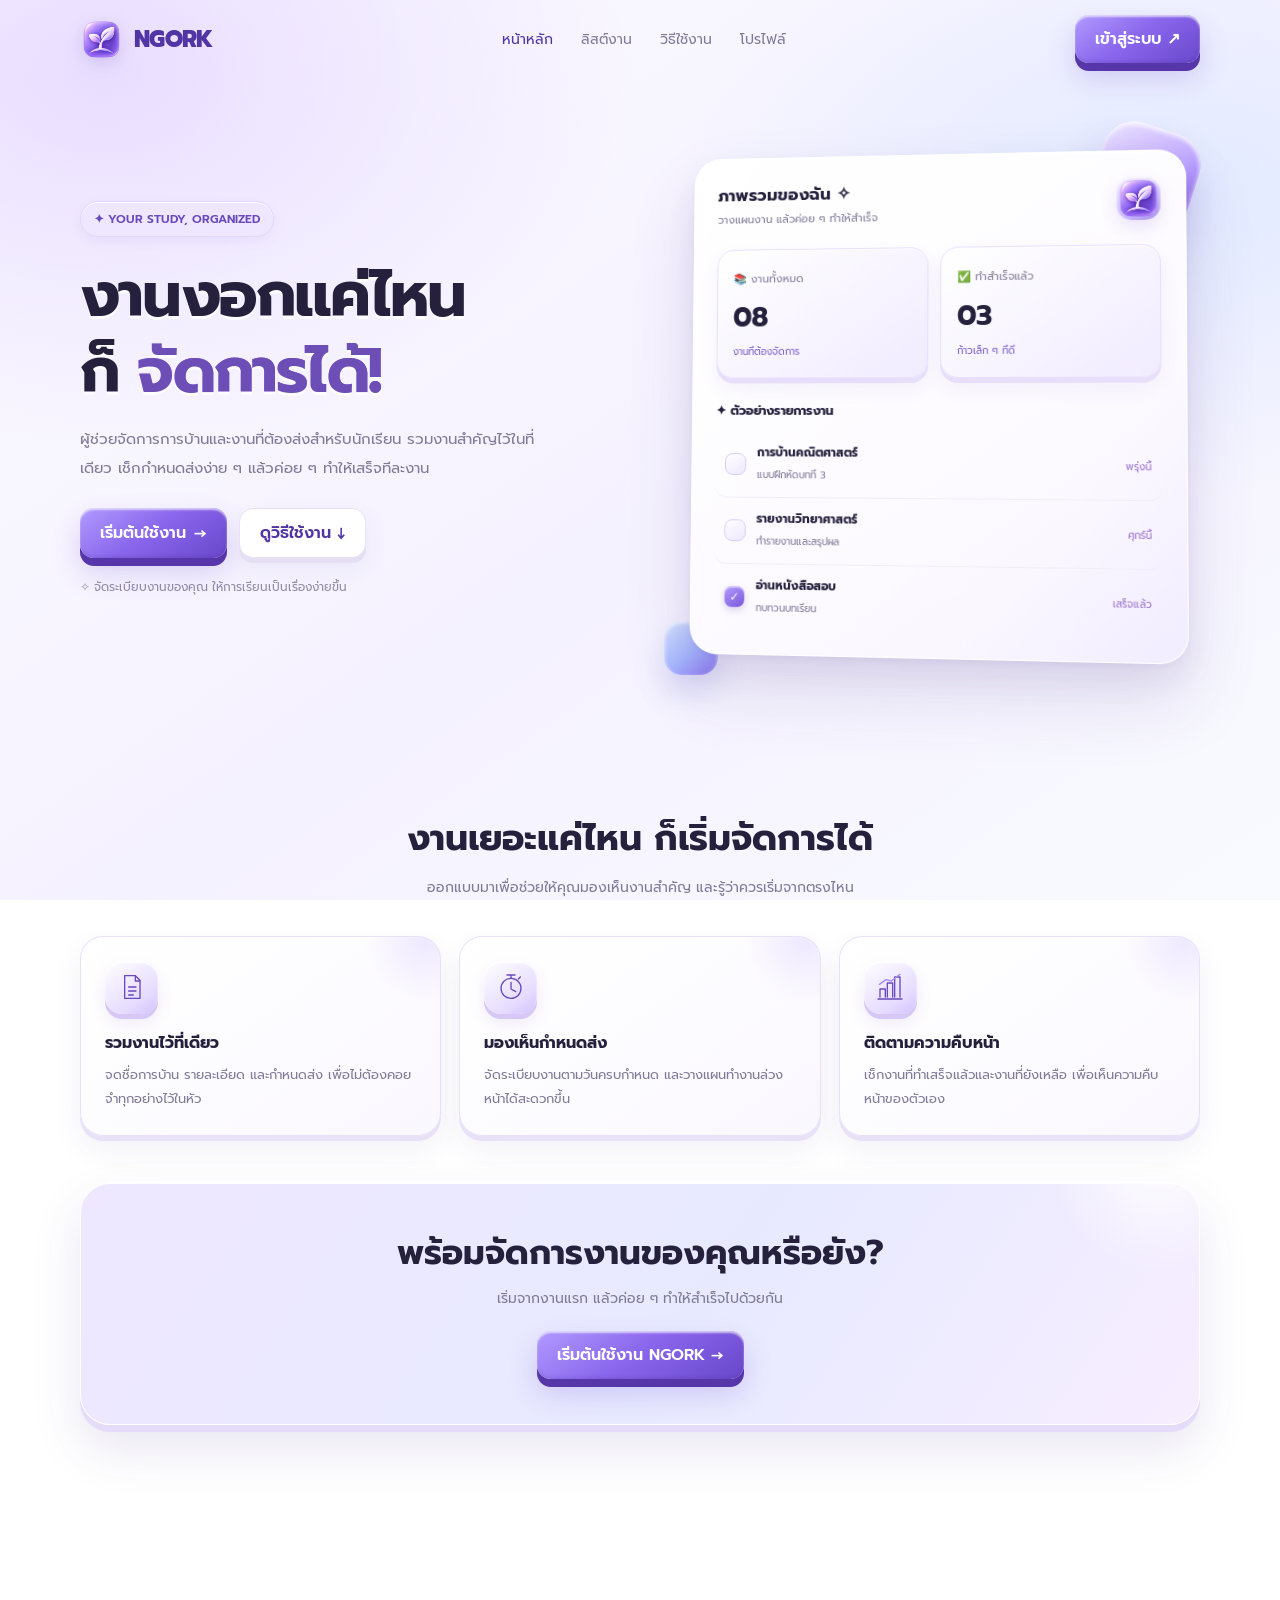
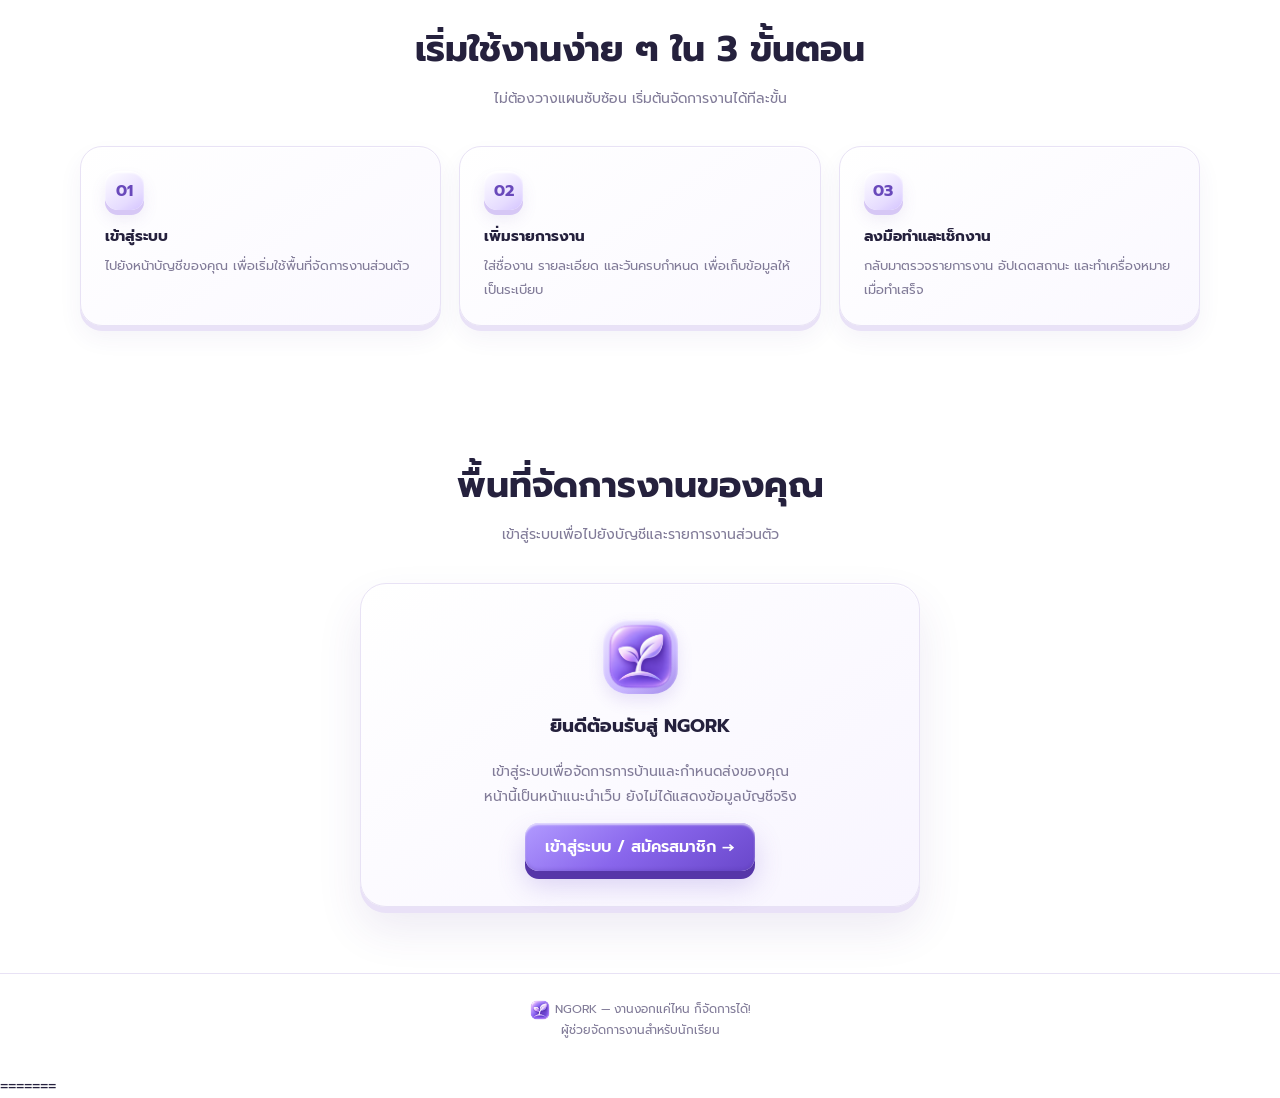
<file: index.html>
<!DOCTYPE html>
<html lang="th">
<head>
  <meta charset="UTF-8">
  <meta name="viewport" content="width=device-width, initial-scale=1.0">
  <meta name="theme-color" content="#f7f4ff">
  <meta name="description" content="NGORK ผู้ช่วยจัดการการบ้าน ตารางเรียน และกำหนดส่งงาน">
  <title>NGORK — งานงอกแค่ไหน ก็จัดการได้!</title>
  <link rel="icon" type="image/png" href="favicon.png">

  <style>
    @import url('https://fonts.googleapis.com/css2?family=Prompt:wght@300;400;500;600;700;800&display=swap');

    :root {
      --purple: #8060db;
      --purple-dark: #5336a1;
      --lavender: #eee7ff;
      --ink: #292343;
      --muted: #827b9b;
      --white: #ffffff;
      --line: #e9e3f6;
      --shadow: 0 18px 50px rgba(80, 55, 145, .12);
    }

    * { box-sizing: border-box; }

    html { scroll-behavior: smooth; }

    body {
      margin: 0;
      font-family: 'Prompt', sans-serif;
      color: var(--ink);
      background:
        radial-gradient(ellipse at 10% 5%, #f0e9ff 0, transparent 35%),
        radial-gradient(ellipse at 95% 35%, #e9f2ff 0, transparent 32%),
        #fbfaff;
      min-height: 100vh;
    }

    button, a { font: inherit; }
    button { cursor: pointer; }
    a { color: inherit; text-decoration: none; }

    .wrap {
      width: min(1120px, calc(100% - 40px));
      margin: auto;
    }

    .topbar {
      height: 78px;
      display: flex;
      align-items: center;
      justify-content: space-between;
      gap: 20px;
    }

    .brand {
      display: flex;
      align-items: center;
      gap: 11px;
      font-size: 23px;
      font-weight: 800;
      letter-spacing: -.7px;
    }


/* NGORK logo image */
.brand-logo {
  display: block;
  width: 43px;
  height: 43px;
  object-fit: contain;
  flex-shrink: 0;
  border-radius: 13px;
}

/* Keep the logo and wordmark aligned */
.brand {
  display: inline-flex;
  align-items: center;
  gap: 11px;
}

    .brand span:last-child { color: var(--purple-dark); }

    .desktop-nav {
      display: flex;
      align-items: center;
      gap: 28px;
      color: var(--muted);
      font-size: 14px;
    }

    .nav-link {
      border: 0;
      background: transparent;
      color: inherit;
      padding: 10px 0;
    }

    .nav-link.active, .nav-link:hover { color: var(--purple-dark); }

    .btn {
      display: inline-flex;
      align-items: center;
      justify-content: center;
      gap: 8px;
      padding: 12px 20px;
      border: 0;
      border-radius: 14px;
      font-weight: 600;
      transition: transform .2s, box-shadow .2s;
    }

    .btn:hover { transform: translateY(-2px); }

    .btn-primary {
      color: white;
      background: linear-gradient(135deg, #a58aff, #7550d0);
      box-shadow: 0 9px 20px #8c6bdc44, inset 0 1px 1px #ffffff70;
    }

    .btn-light {
      background: white;
      border: 1px solid var(--line);
      color: var(--purple-dark);
    }

    .hero {
      display: grid;
      grid-template-columns: 1fr 1fr;
      align-items: center;
      gap: 55px;
      padding-top: 56px;
      padding-bottom: 70px;
    }

    .eyebrow {
      display: inline-flex;
      align-items: center;
      gap: 8px;
      background: #eee7ff;
      color: #6949bb;
      border: 1px solid #e2d7ff;
      padding: 8px 13px;
      border-radius: 99px;
      font-size: 12px;
      font-weight: 600;
    }

    .hero h1 {
      margin: 20px 0 15px;
      font-size: clamp(37px, 5vw, 62px);
      line-height: 1.23;
      letter-spacing: -1.8px;
    }

    .gradient-text {
  color: #6842c2;
  background: linear-gradient(100deg, #8057df, #5130a8);
  -webkit-background-clip: text;
  background-clip: text;
  -webkit-text-fill-color: #6d4eb6;
}

    .hero-desc {
      max-width: 480px;
      color: var(--muted);
      font-size: 15px;
      line-height: 1.95;
    }

    .hero-actions {
      display: flex;
      gap: 12px;
      flex-wrap: wrap;
      margin-top: 25px;
    }

    .mini-note {
      margin-top: 20px;
      color: #938ba9;
      font-size: 12px;
    }

    .mockup-area {
      position: relative;
      padding: 18px;
      perspective: 1000px;
    }

    .orb {
      position: absolute;
      width: 100px;
      height: 100px;
      border-radius: 32px;
      background: linear-gradient(145deg, #d9cbff, #9b7ce9);
      box-shadow: 0 18px 35px #9374d844, inset 0 2px 3px #ffffffb0;
      animation: float 5s ease-in-out infinite;
    }

    .orb.one { top: -8px; right: 4px; transform: rotate(18deg); }
    .orb.two {
      width: 54px; height: 54px; bottom: 0; left: -4px;
      border-radius: 18px; animation-delay: -2s;
    }

    .dashboard {
      position: relative;
      z-index: 1;
      padding: 24px;
      border: 1px solid #ffffff;
      border-radius: 28px;
      background: #ffffffed;
      box-shadow: 0 30px 75px #56428d24, inset 0 1px 0 white;
      transform: rotateY(-5deg) rotateX(2deg);
      backdrop-filter: blur(12px);
    }

    .dash-head {
      display: flex;
      justify-content: space-between;
      align-items: center;
      gap: 10px;
      margin-bottom: 22px;
    }

    .dash-head h3 { margin: 0; font-size: 17px; }
    .dash-head p { margin: 4px 0 0; color: var(--muted); font-size: 11px; }

    .avatar {
      width: 43px;
      height: 43px;
      display: grid;
      place-items: center;
      background: linear-gradient(145deg, #e9ddff, #c6b1ff);
      border-radius: 15px;
      font-size: 22px;
    }

    .stats {
      display: grid;
      grid-template-columns: repeat(2, minmax(0, 1fr));
      gap: 12px;
    }

    .stat {
      padding: 16px;
      border-radius: 18px;
      background: linear-gradient(145deg, #f7f3ff, #ffffff);
      border: 1px solid #eee7ff;
    }

    .stat small { color: var(--muted); font-size: 11px; }
    .stat strong { display: block; margin-top: 7px; font-size: 28px; }
    .stat em { color: #7d60cc; font-style: normal; font-size: 10px; }

    .task-title {
      margin: 23px 0 12px;
      font-size: 13px;
      font-weight: 700;
    }

    .task {
      display: flex;
      align-items: center;
      gap: 11px;
      padding: 12px 0;
      border-bottom: 1px solid #f0edf7;
    }

    .task:last-child { border-bottom: 0; }

    .check {
      width: 22px; height: 22px; flex-shrink: 0;
      display: grid; place-items: center;
      border-radius: 8px;
      border: 1px solid #d7cafa;
      color: white;
      font-size: 12px;
    }

    .check.done { background: #9678df; }
    .task-info { flex: 1; min-width: 0; }
    .task-info b { display: block; font-size: 12px; }
    .task-info small { color: var(--muted); font-size: 10px; }
    .deadline { font-size: 10px; color: #9b72ce; white-space: nowrap; }

    .section { padding: 66px 0; scroll-margin-top: 25px; }
    .section-heading { text-align: center; max-width: 620px; margin: 0 auto 34px; }
    .section-heading h2 { font-size: clamp(25px, 4vw, 36px); margin: 0 0 10px; }
    .section-heading p { color: var(--muted); line-height: 1.9; font-size: 14px; margin: 0; }

    .features {
      display: grid;
      grid-template-columns: repeat(3, minmax(0, 1fr));
      gap: 18px;
    }

    .feature {
      background: #ffffffd9;
      border: 1px solid #eee8fb;
      border-radius: 23px;
      padding: 24px;
      box-shadow: 0 12px 30px #59418d0b;
      transition: transform .25s, box-shadow .25s;
    }

    .feature:hover {
      transform: translateY(-6px);
      box-shadow: var(--shadow);
    }

    .feature-icon {
      display: grid;
      place-items: center;
      width: 53px;
      height: 53px;
      border-radius: 17px;
      background: linear-gradient(145deg, #f0eaff, #ddd0ff);
      font-size: 25px;
      box-shadow: inset 0 1px 2px white;
    }

    .feature h3 { font-size: 16px; margin: 17px 0 8px; }
    .feature p { font-size: 13px; line-height: 1.85; color: var(--muted); margin: 0; }

    .steps {
      display: grid;
      grid-template-columns: repeat(3, minmax(0, 1fr));
      gap: 18px;
      counter-reset: step;
    }

    .step {
      counter-increment: step;
      padding: 24px;
      background: white;
      border: 1px solid var(--line);
      border-radius: 22px;
    }

    .step-number {
      width: 39px; height: 39px;
      display: grid; place-items: center;
      border-radius: 13px;
      background: #eee7ff;
      color: #6f4bc2;
      font-weight: 700;
    }

    .step h3 { font-size: 15px; margin: 15px 0 7px; }
    .step p { font-size: 13px; line-height: 1.8; color: var(--muted); margin: 0; }

    .cta {
      margin: 45px 0 65px;
      text-align: center;
      padding: 45px 24px;
      border-radius: 30px;
      background: linear-gradient(130deg, #eee6ff, #e9eaff 65%, #f7eaff);
      border: 1px solid white;
      box-shadow: var(--shadow);
    }

    .cta h2 { font-size: clamp(24px, 4vw, 34px); margin: 0 0 10px; }
    .cta p { color: var(--muted); font-size: 14px; margin: 0 0 22px; }

    .profile-card {
      max-width: 560px;
      margin: auto;
      text-align: center;
      padding: 35px 25px;
      border-radius: 26px;
      border: 1px solid var(--line);
      background: #ffffffd9;
      box-shadow: var(--shadow);
    }

    .profile-avatar {
      display: grid;
      place-items: center;
      width: 75px; height: 75px;
      margin: 0 auto 17px;
      border-radius: 25px;
      background: linear-gradient(145deg, #d9caff, #a58ae9);
      font-size: 36px;
    }

    .profile-card p { color: var(--muted); font-size: 14px; line-height: 1.8; }

    footer {
      padding: 25px 0 35px;
      border-top: 1px solid var(--line);
      color: var(--muted);
      font-size: 12px;
      text-align: center;
    }

    .mobile-nav { display: none; }

    @keyframes float {
      0%, 100% { translate: 0 0; }
      50% { translate: 0 -12px; }
    }

    @media (max-width: 800px) {
      .desktop-nav { gap: 14px; }
      .desktop-nav .nav-link { font-size: 12px; }
      .hero { gap: 25px; }
      .dashboard { padding: 18px; }
      .features, .steps { gap: 12px; }
      .feature, .step { padding: 18px; }
    }

    @media (max-width: 650px) {
      body { padding-bottom: calc(78px + env(safe-area-inset-bottom)); }
      .wrap { width: min(100% - 30px, 520px); }
      .topbar { height: 68px; }
      .brand { font-size: 21px; }
      .brand-icon { width: 39px; height: 39px; }
      .desktop-nav { display: none; }

      .hero {
        grid-template-columns: 1fr;
        gap: 20px;
        padding-top: 28px;
        padding-bottom: 38px;
      }

      .hero h1 { font-size: clamp(38px, 10vw, 52px); }
      .hero-desc { font-size: 14px; }
      .hero-actions .btn { flex: 1; }
      .mockup-area { padding: 12px 4px 20px; }
      .dashboard { transform: none; border-radius: 23px; }
      .orb.one { right: -2px; }
      .section { padding: 42px 0; }
      .features, .steps { grid-template-columns: 1fr; }
      .feature, .step { padding: 21px; }
      .cta { margin: 25px 0 40px; padding: 32px 19px; }
      footer { padding-bottom: 12px; }

      .mobile-nav {
        position: fixed;
        z-index: 1000;
        left: 12px;
        right: 12px;
        bottom: calc(10px + env(safe-area-inset-bottom));
        display: grid;
        grid-template-columns: repeat(4, minmax(0, 1fr));
        gap: 3px;
        padding: 8px 5px;
        border: 1px solid #ffffffd9;
        border-radius: 22px;
        background: #ffffffed;
        box-shadow: 0 12px 40px #4430642b;
        backdrop-filter: blur(18px);
        -webkit-backdrop-filter: blur(18px);
      }

      .mobile-link {
        display: flex;
        flex-direction: column;
        align-items: center;
        justify-content: center;
        gap: 3px;
        min-height: 51px;
        border: 0;
        border-radius: 15px;
        background: transparent;
        color: #948ba9;
        font-size: 10px;
        font-weight: 500;
      }

      .mobile-link .nav-icon { font-size: 19px; line-height: 1.3; }
      .mobile-link.active {
        color: #6747b7;
        background: #eee7ff;
        font-weight: 700;
      }
    }

    @media (prefers-reduced-motion: reduce) {
      *, *::before, *::after {
        animation-duration: .01ms !important;
        animation-iteration-count: 1 !important;
        scroll-behavior: auto !important;
        transition-duration: .01ms !important;
      }
    }
    
/* NGORK interactive dashboard preview */
.dashboard {
  cursor: pointer;
  transform-style: preserve-3d;
  transition:
    transform 0.25s ease,
    box-shadow 0.25s ease;
  will-change: transform;
}

.dashboard:hover {
  box-shadow:
    0 40px 90px rgba(86, 66, 141, 0.25),
    inset 0 1px 0 white;
}

.dashboard .stat,
.dashboard .task {
  transition:
    transform 0.2s ease,
    background-color 0.2s ease,
    box-shadow 0.2s ease;
}

.dashboard .stat:hover {
  transform: translateY(-5px) translateZ(10px);
  box-shadow: 0 12px 24px rgba(128, 96, 219, 0.12);
}

.dashboard .task {
  border-radius: 12px;
  padding-left: 10px;
  padding-right: 10px;
  cursor: pointer;
}

.dashboard .task:hover {
  transform: translateX(5px);
  background: #f7f3ff;
}

.dashboard .check {
  transition: transform 0.2s ease, background 0.2s ease;
}

.dashboard .task:active,
.dashboard .stat:active {
  transform: scale(0.98);
}

@media (prefers-reduced-motion: reduce) {
  .dashboard,
  .dashboard .stat,
  .dashboard .task,
  .dashboard .check {
    transition: none !important;
  }
}


/* =====================================
   NGORK — PREMIUM 3D DESIGN
   ===================================== */

:root {
  --purple: #7957df;
  --purple-dark: #5235a5;
  --lavender: #eee8ff;
  --ink: #25213d;
  --muted: #817b98;
  --line: #e8e2f5;
  --shadow: 0 20px 50px rgba(76, 52, 139, 0.12);
}

body {
  background:
    radial-gradient(ellipse at 8% 8%, #e9ddff 0%, transparent 32%),
    radial-gradient(ellipse at 92% 22%, #e2eaff 0%, transparent 30%),
    linear-gradient(145deg, #fbfaff, #f5f2ff 55%, #f9faff);
  background-attachment: fixed;
}

/* Top navigation */
.topbar {
  position: relative;
  z-index: 10;
}

.brand-logo {
  filter: drop-shadow(0 5px 8px rgba(95, 67, 172, 0.18));
  transition: transform 0.3s ease;
}

.brand:hover .brand-logo {
  transform: translateY(-2px) rotate(-4deg);
}

.btn {
  position: relative;
  overflow: hidden;
  transition:
    transform 0.25s ease,
    box-shadow 0.25s ease,
    filter 0.25s ease;
}

.btn-primary {
  background: linear-gradient(145deg, #b19aff 0%, #8966ec 48%, #6947ca 100%);
  box-shadow:
    0 8px 0 #5636a8,
    0 14px 28px rgba(112, 78, 203, 0.24),
    inset 0 2px 2px rgba(255, 255, 255, 0.65),
    inset 0 -2px 3px rgba(64, 38, 132, 0.14);
}

.btn-primary:hover {
  transform: translateY(-3px);
  box-shadow:
    0 10px 0 #5636a8,
    0 20px 35px rgba(112, 78, 203, 0.3),
    inset 0 2px 2px rgba(255, 255, 255, 0.65);
  filter: saturate(1.08);
}

.btn-primary:active {
  transform: translateY(4px);
  box-shadow:
    0 3px 0 #5636a8,
    0 7px 15px rgba(112, 78, 203, 0.2);
}

.btn-light {
  box-shadow:
    0 5px 0 #e5def4,
    0 10px 24px rgba(76, 52, 139, 0.07),
    inset 0 1px 0 white;
}

.btn-light:hover {
  transform: translateY(-3px);
  box-shadow: 0 8px 0 #e5def4, 0 15px 28px rgba(76, 52, 139, 0.12);
}

/* Hero title */
.eyebrow {
  box-shadow:
    0 5px 12px rgba(112, 78, 203, 0.07),
    inset 0 1px 0 white;
}

.hero h1 {
  text-shadow: 0 3px 0 rgba(255, 255, 255, 0.8);
}

.gradient-text {
  background: linear-gradient(110deg, #b09aff, #8058df 48%, #5738b1);
  -webkit-background-clip: text;
  background-clip: text;
}

/* Floating 3D dashboard */
.mockup-area {
  isolation: isolate;
}

.orb {
  z-index: -1;
  filter: saturate(1.08);
}

.orb.one {
  background: linear-gradient(140deg, #f0eaff, #bba4ff 55%, #8662db);
  box-shadow:
    0 25px 40px rgba(110, 79, 196, 0.2),
    inset 0 3px 5px rgba(255, 255, 255, 0.9),
    inset -5px -7px 12px rgba(94, 58, 172, 0.12);
}

.orb.two {
  background: linear-gradient(145deg, #d7e4ff, #a9b9ff 55%, #8e79e5);
  box-shadow:
    0 18px 30px rgba(92, 94, 190, 0.2),
    inset 0 2px 4px rgba(255, 255, 255, 0.9);
}

.dashboard {
  background: linear-gradient(145deg, #ffffff 0%, #fcfaff 65%, #f6f2ff 100%);
  border: 1px solid rgba(255, 255, 255, 0.95);
  box-shadow:
    0 3px 5px rgba(78, 54, 138, 0.04),
    0 15px 30px rgba(78, 54, 138, 0.08),
    0 35px 70px rgba(78, 54, 138, 0.14),
    inset 0 2px 0 #ffffff;
  transform: rotateY(-5deg) rotateX(2deg);
  transform-style: preserve-3d;
}

.dashboard::before {
  content: "";
  position: absolute;
  inset: 0;
  border-radius: inherit;
  pointer-events: none;
  background: linear-gradient(
    125deg,
    rgba(255, 255, 255, 0.65),
    transparent 35%,
    transparent 75%,
    rgba(202, 185, 255, 0.1)
  );
}

.dash-head,
.stats,
.task-title,
.task {
  position: relative;
  z-index: 1;
}

.avatar,
.profile-avatar {
  background: linear-gradient(145deg, #eee7ff, #c8b6ff 65%, #a28ae9);
  box-shadow:
    0 7px 16px rgba(112, 78, 203, 0.14),
    inset 0 2px 3px rgba(255, 255, 255, 0.85);
}

/* Statistic cards */
.stat {
  background: linear-gradient(145deg, #ffffff, #f1ebff);
  border: 1px solid #e8dfff;
  box-shadow:
    0 5px 0 #e7def9,
    0 10px 20px rgba(105, 75, 178, 0.07),
    inset 0 1px 0 white;
  transform: translateZ(4px);
  transition: transform 0.25s ease, box-shadow 0.25s ease;
}

.stat:hover {
  transform: translateY(-4px) translateZ(10px);
  box-shadow:
    0 8px 0 #e7def9,
    0 18px 28px rgba(105, 75, 178, 0.13),
    inset 0 1px 0 white;
}



/* Task rows */
.task {
  border-radius: 12px;
  transition: background 0.2s ease, transform 0.2s ease;
}

.task:hover {
  background: #f2edff;
  transform: translateX(3px);
}

.check {
  background: linear-gradient(145deg, #ffffff, #eee7ff);
  box-shadow: inset 0 1px 2px white;
}

.check.done {
  background: linear-gradient(145deg, #b29aff, #7957d8);
  box-shadow:
    0 3px 7px rgba(105, 75, 178, 0.2),
    inset 0 1px 1px rgba(255, 255, 255, 0.5);
}

/* Feature cards */
.feature {
  position: relative;
  overflow: hidden;
  background: linear-gradient(145deg, #ffffff, #faf8ff);
  border: 1px solid rgba(232, 224, 250, 0.95);
  box-shadow:
    0 5px 0 #e9e1f8,
    0 14px 30px rgba(76, 52, 139, 0.07),
    inset 0 1px 0 white;
  transition: transform 0.25s ease, box-shadow 0.25s ease;
}

.feature::before {
  content: "";
  position: absolute;
  top: -55px;
  right: -45px;
  width: 120px;
  height: 120px;
  border-radius: 50%;
  background: radial-gradient(circle, rgba(183, 160, 255, 0.2), transparent 70%);
  pointer-events: none;
}

.feature:hover {
  transform: translateY(-5px);
  box-shadow:
    0 8px 0 #e9e1f8,
    0 24px 42px rgba(76, 52, 139, 0.12),
    inset 0 1px 0 white;
}

.feature-icon,
.step-number {
  position: relative;
  background: linear-gradient(145deg, #ffffff, #e6dcff 70%, #d3c2ff);
  color: #6949bb;
  box-shadow:
    0 5px 0 #d6c7f5,
    0 9px 16px rgba(105, 75, 178, 0.1),
    inset 0 2px 2px white;
}

/* Steps */
.step {
  background: linear-gradient(145deg, #ffffff, #faf8ff);
  border: 1px solid #e8e2f5;
  box-shadow:
    0 5px 0 #e9e2f7,
    0 12px 25px rgba(76, 52, 139, 0.06),
    inset 0 1px 0 white;
  transition: transform 0.25s ease, box-shadow 0.25s ease;
}

.step:hover {
  transform: translateY(-4px);
  box-shadow:
    0 8px 0 #e9e2f7,
    0 20px 35px rgba(76, 52, 139, 0.1),
    inset 0 1px 0 white;
}

/* Call-to-action */
.cta {
  position: relative;
  overflow: hidden;
  background: linear-gradient(125deg, #eee7ff, #e7eaff 55%, #f7edff);
  box-shadow:
    0 7px 0 #e5dcfa,
    0 24px 50px rgba(76, 52, 139, 0.12),
    inset 0 2px 0 white;
}

.cta::before {
  content: "";
  position: absolute;
  width: 220px;
  height: 220px;
  right: -70px;
  top: -130px;
  border-radius: 50%;
  background: radial-gradient(circle, rgba(255,255,255,0.9), transparent 70%);
  pointer-events: none;
}

/* Profile */
.profile-card {
  background: linear-gradient(145deg, #ffffff, #f8f5ff);
  box-shadow:
    0 6px 0 #e9e1f7,
    0 22px 45px rgba(76, 52, 139, 0.1),
    inset 0 1px 0 white;
}

/* Mobile navigation */
.mobile-nav {
  box-shadow:
    0 5px 0 rgba(225, 217, 244, 0.9),
    0 15px 40px rgba(57, 42, 97, 0.16),
    inset 0 1px 0 white;
}

.mobile-link.active {
  background: linear-gradient(145deg, #f5f0ff, #e8deff);
  box-shadow:
    inset 0 2px 3px rgba(255, 255, 255, 0.9),
    0 3px 8px rgba(105, 75, 178, 0.08);
}

/* Responsive and accessibility */
@media (max-width: 650px) {
  .dashboard {
    transform: none;
  }

  .stat {
    transform: none;
  }

  .feature:hover,
  .step:hover {
    transform: translateY(-2px);
  }

  .hero h1 {
    letter-spacing: -1.2px;
  }

  .orb.one {
    width: 70px;
    height: 70px;
    border-radius: 23px;
  }

  .orb.two {
    width: 42px;
    height: 42px;
    border-radius: 14px;
  }
}

@media (prefers-reduced-motion: reduce) {
  .orb {
    animation: none !important;
  }

  .btn,
  .feature,
  .step,
  .stat,
  .task,
  .brand-logo {
    transition: none !important;
  }
}


  </style>
</head>
<body>
  <header class="wrap topbar">
    <a class="brand" href="#home" aria-label="NGORK หน้าหลัก">
  <img class="brand-logo" src="ngork-logo.png" alt="">
  <span>NGORK</span>
</a>
    <nav class="desktop-nav" aria-label="เมนูหลัก">
      <button class="nav-link active" data-target="home">หน้าหลัก</button>
      <button class="nav-link" data-target="tasks">ลิสต์งาน</button>
      <button class="nav-link" data-target="guide">วิธีใช้งาน</button>
      <button class="nav-link" data-target="profile">โปรไฟล์</button>
    </nav>

    <a class="btn btn-primary" href="login.html">เข้าสู่ระบบ ↗</a>
  </header>

  <main>
    <section class="wrap hero" id="home">
      <div>
        <span class="eyebrow">✦ YOUR STUDY, ORGANIZED</span>
        <h1>
          งานงอกแค่ไหน<br>
          ก็ <span class="gradient-text">จัดการได้!</span>
        </h1>
        <p class="hero-desc">
          ผู้ช่วยจัดการการบ้านและงานที่ต้องส่งสำหรับนักเรียน
          รวมงานสำคัญไว้ในที่เดียว เช็กกำหนดส่งง่าย ๆ
          แล้วค่อย ๆ ทำให้เสร็จทีละงาน
        </p>
        <div class="hero-actions">
          <a class="btn btn-primary" href="login.html">เริ่มต้นใช้งาน <span>→</span></a>
          <button class="btn btn-light" data-target="guide">ดูวิธีใช้งาน ↓</button>
        </div>
        <p class="mini-note">✧ จัดระเบียบงานของคุณ ให้การเรียนเป็นเรื่องง่ายขึ้น</p>
      </div>

      <div class="mockup-area" aria-label="ภาพตัวอย่างแดชบอร์ด">
        <div class="orb one"></div>
        <div class="orb two"></div>

        <div class="dashboard">
          <div class="dash-head">
            <div>
              <h3>ภาพรวมของฉัน ✧ </h3>
              <p>วางแผนงาน แล้วค่อย ๆ ทำให้สำเร็จ</p>
            </div>
            <div class="avatar">
  <img src="ngork-logo.png" alt=""
       style="width:100%;height:100%;object-fit:contain;border-radius:inherit;">
</div>
          </div>

          <div class="stats">
            <div class="stat">
              <small>📚 งานทั้งหมด</small>
              <strong>08</strong>
              <em>งานที่ต้องจัดการ</em>
            </div>
            <div class="stat">
              <small>✅ ทำสำเร็จแล้ว</small>
              <strong>03</strong>
              <em>ก้าวเล็ก ๆ ที่ดี</em>
            </div>
          </div>

          <div class="task-title">✦ ตัวอย่างรายการงาน</div>

          <div class="task">
            <span class="check"></span>
            <div class="task-info">
              <b>การบ้านคณิตศาสตร์</b>
              <small>แบบฝึกหัดบทที่ 3</small>
            </div>
            <span class="deadline">พรุ่งนี้</span>
          </div>

          <div class="task">
            <span class="check"></span>
            <div class="task-info">
              <b>รายงานวิทยาศาสตร์</b>
              <small>ทำรายงานและสรุปผล</small>
            </div>
            <span class="deadline">ศุกร์นี้</span>
          </div>

          <div class="task">
            <span class="check done">✓</span>
            <div class="task-info">
              <b>อ่านหนังสือสอบ</b>
              <small>ทบทวนบทเรียน</small>
            </div>
            <span class="deadline">เสร็จแล้ว</span>
          </div>
        </div>
      </div>
    </section>

    <section class="section" id="tasks">
      <div class="wrap">
        <div class="section-heading">
          <h2>งานเยอะแค่ไหน ก็เริ่มจัดการได้ </h2>
          <p>ออกแบบมาเพื่อช่วยให้คุณมองเห็นงานสำคัญ และรู้ว่าควรเริ่มจากตรงไหน</p>
        </div>

        <div class="features">
          <article class="feature">
            <div class="feature-icon"><svg viewBox="0 0 48 48" width="32" height="32" fill="none" stroke="currentColor" stroke-width="2" stroke-linecap="round" stroke-linejoin="round" aria-hidden="true"><path d="M13 7h16l7 7v27H13z"/><path d="M29 7v8h7M19 24h11M19 30h11M19 36h7"/></svg></div>
            <h3>รวมงานไว้ที่เดียว</h3>
            <p>จดชื่อการบ้าน รายละเอียด และกำหนดส่ง เพื่อไม่ต้องคอยจำทุกอย่างไว้ในหัว</p>
          </article>

          <article class="feature">
            <div class="feature-icon"><svg viewBox="0 0 48 48" width="32" height="32" fill="none" stroke="currentColor" stroke-width="2" stroke-linecap="round" stroke-linejoin="round" aria-hidden="true"><circle cx="24" cy="26" r="15"/><path d="M24 17v10l7 4M18 6h12M24 6v5M35 12l3-3"/></svg></div>
            <h3>มองเห็นกำหนดส่ง</h3>
            <p>จัดระเบียบงานตามวันครบกำหนด และวางแผนทำงานล่วงหน้าได้สะดวกขึ้น</p>
          </article>

          <article class="feature">
            <div class="feature-icon"><svg viewBox="0 0 48 48" width="32" height="32" fill="none" stroke="currentColor" stroke-width="2" stroke-linecap="round" stroke-linejoin="round" aria-hidden="true"><path d="M9 39V27h8v12M20 39V18h8v21M31 39V9h8v30M6 42h36"/><path d="m8 20 10-7 8 2 13-10" stroke="#A58AFF"/></svg></div>
            <h3>ติดตามความคืบหน้า</h3>
            <p>เช็กงานที่ทำเสร็จแล้วและงานที่ยังเหลือ เพื่อเห็นความคืบหน้าของตัวเอง</p>
          </article>
        </div>

        <div class="cta">
          <h2>พร้อมจัดการงานของคุณหรือยัง?</h2>
          <p>เริ่มจากงานแรก แล้วค่อย ๆ ทำให้สำเร็จไปด้วยกัน</p>
          <a class="btn btn-primary" href="login.html">เริ่มต้นใช้งาน NGORK →</a>
        </div>
      </div>
    </section>

    <section class="section" id="guide">
      <div class="wrap">
        <div class="section-heading">
          <h2>เริ่มใช้งานง่าย ๆ ใน 3 ขั้นตอน</h2>
          <p>ไม่ต้องวางแผนซับซ้อน เริ่มต้นจัดการงานได้ทีละขั้น</p>
        </div>

        <div class="steps">
          <article class="step">
            <div class="step-number">01</div>
            <h3>เข้าสู่ระบบ</h3>
            <p>ไปยังหน้าบัญชีของคุณ เพื่อเริ่มใช้พื้นที่จัดการงานส่วนตัว</p>
          </article>
          <article class="step">
            <div class="step-number">02</div>
            <h3>เพิ่มรายการงาน</h3>
            <p>ใส่ชื่องาน รายละเอียด และวันครบกำหนด เพื่อเก็บข้อมูลให้เป็นระเบียบ</p>
          </article>
          <article class="step">
            <div class="step-number">03</div>
            <h3>ลงมือทำและเช็กงาน</h3>
            <p>กลับมาตรวจรายการงาน อัปเดตสถานะ และทำเครื่องหมายเมื่อทำเสร็จ</p>
          </article>
        </div>
      </div>
    </section>

    <section class="section" id="profile">
      <div class="wrap">
        <div class="section-heading">
          <h2>พื้นที่จัดการงานของคุณ </h2>
          <p>เข้าสู่ระบบเพื่อไปยังบัญชีและรายการงานส่วนตัว</p>
        </div>

        <div class="profile-card">
          <div class="profile-avatar">
  <img src="ngork-logo.png" alt=""
       style="width:100%;height:100%;object-fit:contain;border-radius:inherit;">
</div>
          <h3>ยินดีต้อนรับสู่ NGORK</h3>
          <p>เข้าสู่ระบบเพื่อจัดการการบ้านและกำหนดส่งของคุณ<br>
            หน้านี้เป็นหน้าแนะนำเว็บ ยังไม่ได้แสดงข้อมูลบัญชีจริง</p>
          <a class="btn btn-primary" href="login.html">เข้าสู่ระบบ / สมัครสมาชิก →</a>
        </div>
      </div>
    </section>
  </main>

  <footer>
    <div class="wrap">
  <img src="ngork-logo.png" alt=""
       style="width:22px;height:22px;object-fit:contain;vertical-align:middle;">
  NGORK — งานงอกแค่ไหน ก็จัดการได้!<br>
      <span>ผู้ช่วยจัดการงานสำหรับนักเรียน</span>
    </div>
  </footer>

  <nav class="mobile-nav" aria-label="เมนูมือถือ">
    <button class="mobile-link active" data-target="home">
      <span class="nav-icon">⌂</span><span>หน้าหลัก</span>
    </button>
    <button class="mobile-link" data-target="tasks">
      <span class="nav-icon">☷</span><span>ลิสต์งาน</span>
    </button>
    <button class="mobile-link" data-target="guide">
      <span class="nav-icon">▤</span><span>วิธีใช้</span>
    </button>
    <button class="mobile-link" data-target="profile">
      <span class="nav-icon">♙</span><span>โปรไฟล์</span>
    </button>
  </nav>

  <script>
    const navButtons = document.querySelectorAll('[data-target]');

    navButtons.forEach((button) => {
      button.addEventListener('click', () => {
        const targetId = button.dataset.target;
        const target = document.getElementById(targetId);

        if (target) {
          target.scrollIntoView({ behavior: 'smooth', block: 'start' });
        }
      });
    });

    const sections = ['home', 'tasks', 'guide', 'profile']
      .map((id) => document.getElementById(id));

    if ('IntersectionObserver' in window) {
      const observer = new IntersectionObserver((entries) => {
        const visible = entries
          .filter((entry) => entry.isIntersecting)
          .sort((a, b) => b.intersectionRatio - a.intersectionRatio)[0];

        if (!visible) return;

        document.querySelectorAll('.nav-link, .mobile-link').forEach((button) => {
          button.classList.toggle(
            'active',
            button.dataset.target === visible.target.id
          );
        });
      }, {
        rootMargin: '-15% 0px -55% 0px',
        threshold: [0, 0.15, 0.35, 0.6]
      });

      sections.forEach((section) => {
        if (section) observer.observe(section);
      });
    }
  </script>
<script>
  if (sessionStorage.getItem("ngorkLineLinkPending") === "1") {
    window.location.replace("dashboard.html");
  }
</script>
</body>
</html>
=======
</file>
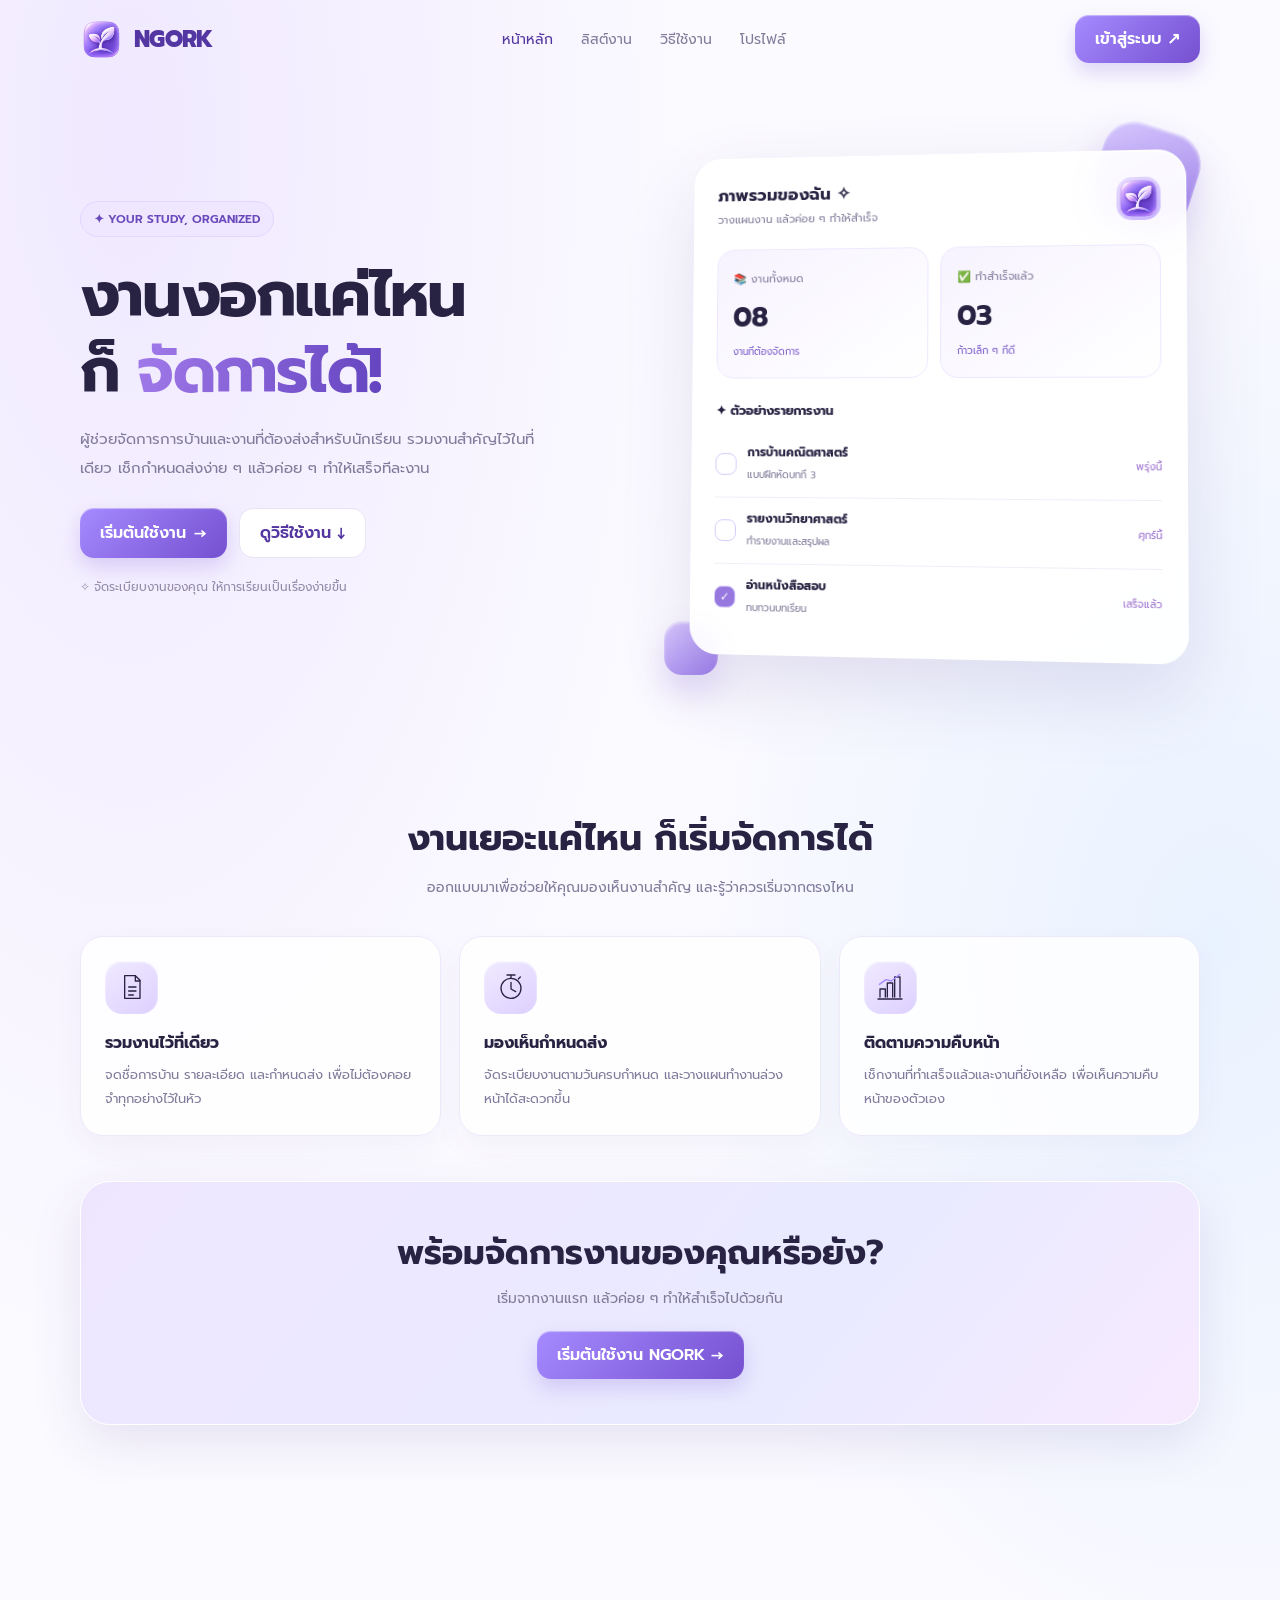
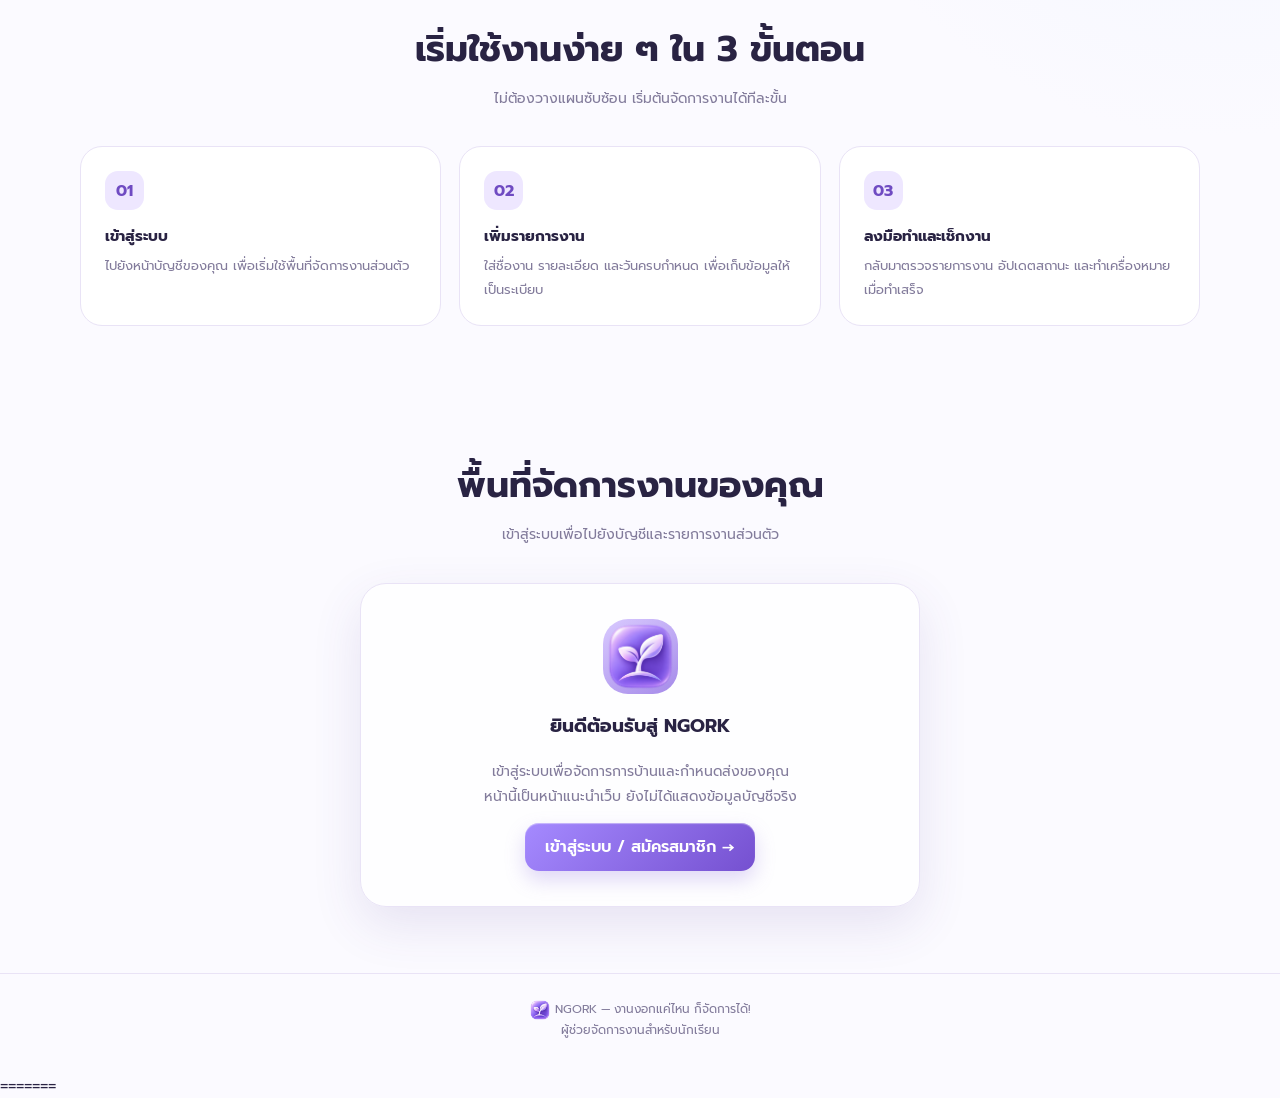
<file: landing.html>
<!DOCTYPE html>
<html lang="th">
<head>
  <meta charset="UTF-8">
  <meta name="viewport" content="width=device-width, initial-scale=1.0">
  <meta name="theme-color" content="#f7f4ff">
  <meta name="description" content="NGORK ผู้ช่วยจัดการการบ้าน ตารางเรียน และกำหนดส่งงาน">
  <title>NGORK — งานงอกแค่ไหน ก็จัดการได้!</title>

  <style>
    @import url('https://fonts.googleapis.com/css2?family=Prompt:wght@300;400;500;600;700;800&display=swap');

    :root {
      --purple: #8060db;
      --purple-dark: #5336a1;
      --lavender: #eee7ff;
      --ink: #292343;
      --muted: #827b9b;
      --white: #ffffff;
      --line: #e9e3f6;
      --shadow: 0 18px 50px rgba(80, 55, 145, .12);
    }

    * { box-sizing: border-box; }

    html { scroll-behavior: smooth; }

    body {
      margin: 0;
      font-family: 'Prompt', sans-serif;
      color: var(--ink);
      background:
        radial-gradient(ellipse at 10% 5%, #f0e9ff 0, transparent 35%),
        radial-gradient(ellipse at 95% 35%, #e9f2ff 0, transparent 32%),
        #fbfaff;
      min-height: 100vh;
    }

    button, a { font: inherit; }
    button { cursor: pointer; }
    a { color: inherit; text-decoration: none; }

    .wrap {
      width: min(1120px, calc(100% - 40px));
      margin: auto;
    }

    .topbar {
      height: 78px;
      display: flex;
      align-items: center;
      justify-content: space-between;
      gap: 20px;
    }

    .brand {
      display: flex;
      align-items: center;
      gap: 11px;
      font-size: 23px;
      font-weight: 800;
      letter-spacing: -.7px;
    }


/* NGORK logo image */
.brand-logo {
  display: block;
  width: 43px;
  height: 43px;
  object-fit: contain;
  flex-shrink: 0;
  border-radius: 13px;
}

/* Keep the logo and wordmark aligned */
.brand {
  display: inline-flex;
  align-items: center;
  gap: 11px;
}

    .brand span:last-child { color: var(--purple-dark); }

    .desktop-nav {
      display: flex;
      align-items: center;
      gap: 28px;
      color: var(--muted);
      font-size: 14px;
    }

    .nav-link {
      border: 0;
      background: transparent;
      color: inherit;
      padding: 10px 0;
    }

    .nav-link.active, .nav-link:hover { color: var(--purple-dark); }

    .btn {
      display: inline-flex;
      align-items: center;
      justify-content: center;
      gap: 8px;
      padding: 12px 20px;
      border: 0;
      border-radius: 14px;
      font-weight: 600;
      transition: transform .2s, box-shadow .2s;
    }

    .btn:hover { transform: translateY(-2px); }

    .btn-primary {
      color: white;
      background: linear-gradient(135deg, #a58aff, #7550d0);
      box-shadow: 0 9px 20px #8c6bdc44, inset 0 1px 1px #ffffff70;
    }

    .btn-light {
      background: white;
      border: 1px solid var(--line);
      color: var(--purple-dark);
    }

    .hero {
      display: grid;
      grid-template-columns: 1fr 1fr;
      align-items: center;
      gap: 55px;
      padding-top: 56px;
      padding-bottom: 70px;
    }

    .eyebrow {
      display: inline-flex;
      align-items: center;
      gap: 8px;
      background: #eee7ff;
      color: #6949bb;
      border: 1px solid #e2d7ff;
      padding: 8px 13px;
      border-radius: 99px;
      font-size: 12px;
      font-weight: 600;
    }

    .hero h1 {
      margin: 20px 0 15px;
      font-size: clamp(37px, 5vw, 62px);
      line-height: 1.23;
      letter-spacing: -1.8px;
    }

    .gradient-text {
      color: #805bd5;
      background: linear-gradient(100deg, #a27bea, #6343bf);
      -webkit-background-clip: text;
      background-clip: text;
      -webkit-text-fill-color: transparent;
    }

    .hero-desc {
      max-width: 480px;
      color: var(--muted);
      font-size: 15px;
      line-height: 1.95;
    }

    .hero-actions {
      display: flex;
      gap: 12px;
      flex-wrap: wrap;
      margin-top: 25px;
    }

    .mini-note {
      margin-top: 20px;
      color: #938ba9;
      font-size: 12px;
    }

    .mockup-area {
      position: relative;
      padding: 18px;
      perspective: 1000px;
    }

    .orb {
      position: absolute;
      width: 100px;
      height: 100px;
      border-radius: 32px;
      background: linear-gradient(145deg, #d9cbff, #9b7ce9);
      box-shadow: 0 18px 35px #9374d844, inset 0 2px 3px #ffffffb0;
      animation: float 5s ease-in-out infinite;
    }

    .orb.one { top: -8px; right: 4px; transform: rotate(18deg); }
    .orb.two {
      width: 54px; height: 54px; bottom: 0; left: -4px;
      border-radius: 18px; animation-delay: -2s;
    }

    .dashboard {
      position: relative;
      z-index: 1;
      padding: 24px;
      border: 1px solid #ffffff;
      border-radius: 28px;
      background: #ffffffed;
      box-shadow: 0 30px 75px #56428d24, inset 0 1px 0 white;
      transform: rotateY(-5deg) rotateX(2deg);
      backdrop-filter: blur(12px);
    }

    .dash-head {
      display: flex;
      justify-content: space-between;
      align-items: center;
      gap: 10px;
      margin-bottom: 22px;
    }

    .dash-head h3 { margin: 0; font-size: 17px; }
    .dash-head p { margin: 4px 0 0; color: var(--muted); font-size: 11px; }

    .avatar {
      width: 43px;
      height: 43px;
      display: grid;
      place-items: center;
      background: linear-gradient(145deg, #e9ddff, #c6b1ff);
      border-radius: 15px;
      font-size: 22px;
    }

    .stats {
      display: grid;
      grid-template-columns: repeat(2, minmax(0, 1fr));
      gap: 12px;
    }

    .stat {
      padding: 16px;
      border-radius: 18px;
      background: linear-gradient(145deg, #f7f3ff, #ffffff);
      border: 1px solid #eee7ff;
    }

    .stat small { color: var(--muted); font-size: 11px; }
    .stat strong { display: block; margin-top: 7px; font-size: 28px; }
    .stat em { color: #7d60cc; font-style: normal; font-size: 10px; }

    .task-title {
      margin: 23px 0 12px;
      font-size: 13px;
      font-weight: 700;
    }

    .task {
      display: flex;
      align-items: center;
      gap: 11px;
      padding: 12px 0;
      border-bottom: 1px solid #f0edf7;
    }

    .task:last-child { border-bottom: 0; }

    .check {
      width: 22px; height: 22px; flex-shrink: 0;
      display: grid; place-items: center;
      border-radius: 8px;
      border: 1px solid #d7cafa;
      color: white;
      font-size: 12px;
    }

    .check.done { background: #9678df; }
    .task-info { flex: 1; min-width: 0; }
    .task-info b { display: block; font-size: 12px; }
    .task-info small { color: var(--muted); font-size: 10px; }
    .deadline { font-size: 10px; color: #9b72ce; white-space: nowrap; }

    .section { padding: 66px 0; scroll-margin-top: 25px; }
    .section-heading { text-align: center; max-width: 620px; margin: 0 auto 34px; }
    .section-heading h2 { font-size: clamp(25px, 4vw, 36px); margin: 0 0 10px; }
    .section-heading p { color: var(--muted); line-height: 1.9; font-size: 14px; margin: 0; }

    .features {
      display: grid;
      grid-template-columns: repeat(3, minmax(0, 1fr));
      gap: 18px;
    }

    .feature {
      background: #ffffffd9;
      border: 1px solid #eee8fb;
      border-radius: 23px;
      padding: 24px;
      box-shadow: 0 12px 30px #59418d0b;
      transition: transform .25s, box-shadow .25s;
    }

    .feature:hover {
      transform: translateY(-6px);
      box-shadow: var(--shadow);
    }

    .feature-icon {
      display: grid;
      place-items: center;
      width: 53px;
      height: 53px;
      border-radius: 17px;
      background: linear-gradient(145deg, #f0eaff, #ddd0ff);
      font-size: 25px;
      box-shadow: inset 0 1px 2px white;
    }

    .feature h3 { font-size: 16px; margin: 17px 0 8px; }
    .feature p { font-size: 13px; line-height: 1.85; color: var(--muted); margin: 0; }

    .steps {
      display: grid;
      grid-template-columns: repeat(3, minmax(0, 1fr));
      gap: 18px;
      counter-reset: step;
    }

    .step {
      counter-increment: step;
      padding: 24px;
      background: white;
      border: 1px solid var(--line);
      border-radius: 22px;
    }

    .step-number {
      width: 39px; height: 39px;
      display: grid; place-items: center;
      border-radius: 13px;
      background: #eee7ff;
      color: #6f4bc2;
      font-weight: 700;
    }

    .step h3 { font-size: 15px; margin: 15px 0 7px; }
    .step p { font-size: 13px; line-height: 1.8; color: var(--muted); margin: 0; }

    .cta {
      margin: 45px 0 65px;
      text-align: center;
      padding: 45px 24px;
      border-radius: 30px;
      background: linear-gradient(130deg, #eee6ff, #e9eaff 65%, #f7eaff);
      border: 1px solid white;
      box-shadow: var(--shadow);
    }

    .cta h2 { font-size: clamp(24px, 4vw, 34px); margin: 0 0 10px; }
    .cta p { color: var(--muted); font-size: 14px; margin: 0 0 22px; }

    .profile-card {
      max-width: 560px;
      margin: auto;
      text-align: center;
      padding: 35px 25px;
      border-radius: 26px;
      border: 1px solid var(--line);
      background: #ffffffd9;
      box-shadow: var(--shadow);
    }

    .profile-avatar {
      display: grid;
      place-items: center;
      width: 75px; height: 75px;
      margin: 0 auto 17px;
      border-radius: 25px;
      background: linear-gradient(145deg, #d9caff, #a58ae9);
      font-size: 36px;
    }

    .profile-card p { color: var(--muted); font-size: 14px; line-height: 1.8; }

    footer {
      padding: 25px 0 35px;
      border-top: 1px solid var(--line);
      color: var(--muted);
      font-size: 12px;
      text-align: center;
    }

    .mobile-nav { display: none; }

    @keyframes float {
      0%, 100% { translate: 0 0; }
      50% { translate: 0 -12px; }
    }

    @media (max-width: 800px) {
      .desktop-nav { gap: 14px; }
      .desktop-nav .nav-link { font-size: 12px; }
      .hero { gap: 25px; }
      .dashboard { padding: 18px; }
      .features, .steps { gap: 12px; }
      .feature, .step { padding: 18px; }
    }

    @media (max-width: 650px) {
      body { padding-bottom: calc(78px + env(safe-area-inset-bottom)); }
      .wrap { width: min(100% - 30px, 520px); }
      .topbar { height: 68px; }
      .brand { font-size: 21px; }
      .brand-icon { width: 39px; height: 39px; }
      .desktop-nav { display: none; }

      .hero {
        grid-template-columns: 1fr;
        gap: 20px;
        padding-top: 28px;
        padding-bottom: 38px;
      }

      .hero h1 { font-size: clamp(38px, 10vw, 52px); }
      .hero-desc { font-size: 14px; }
      .hero-actions .btn { flex: 1; }
      .mockup-area { padding: 12px 4px 20px; }
      .dashboard { transform: none; border-radius: 23px; }
      .orb.one { right: -2px; }
      .section { padding: 42px 0; }
      .features, .steps { grid-template-columns: 1fr; }
      .feature, .step { padding: 21px; }
      .cta { margin: 25px 0 40px; padding: 32px 19px; }
      footer { padding-bottom: 12px; }

      .mobile-nav {
        position: fixed;
        z-index: 1000;
        left: 12px;
        right: 12px;
        bottom: calc(10px + env(safe-area-inset-bottom));
        display: grid;
        grid-template-columns: repeat(4, minmax(0, 1fr));
        gap: 3px;
        padding: 8px 5px;
        border: 1px solid #ffffffd9;
        border-radius: 22px;
        background: #ffffffed;
        box-shadow: 0 12px 40px #4430642b;
        backdrop-filter: blur(18px);
        -webkit-backdrop-filter: blur(18px);
      }

      .mobile-link {
        display: flex;
        flex-direction: column;
        align-items: center;
        justify-content: center;
        gap: 3px;
        min-height: 51px;
        border: 0;
        border-radius: 15px;
        background: transparent;
        color: #948ba9;
        font-size: 10px;
        font-weight: 500;
      }

      .mobile-link .nav-icon { font-size: 19px; line-height: 1.3; }
      .mobile-link.active {
        color: #6747b7;
        background: #eee7ff;
        font-weight: 700;
      }
    }

    @media (prefers-reduced-motion: reduce) {
      *, *::before, *::after {
        animation-duration: .01ms !important;
        animation-iteration-count: 1 !important;
        scroll-behavior: auto !important;
        transition-duration: .01ms !important;
      }
    }
  </style>
</head>
<body>
  <header class="wrap topbar">
    <a class="brand" href="#home" aria-label="NGORK หน้าหลัก">
  <img class="brand-logo" src="ngork-logo.png" alt="">
  <span>NGORK</span>
</a>
    <nav class="desktop-nav" aria-label="เมนูหลัก">
      <button class="nav-link active" data-target="home">หน้าหลัก</button>
      <button class="nav-link" data-target="tasks">ลิสต์งาน</button>
      <button class="nav-link" data-target="guide">วิธีใช้งาน</button>
      <button class="nav-link" data-target="profile">โปรไฟล์</button>
    </nav>

    <a class="btn btn-primary" href="login.html">เข้าสู่ระบบ ↗</a>
  </header>

  <main>
    <section class="wrap hero" id="home">
      <div>
        <span class="eyebrow">✦ YOUR STUDY, ORGANIZED</span>
        <h1>
          งานงอกแค่ไหน<br>
          ก็ <span class="gradient-text">จัดการได้!</span>
        </h1>
        <p class="hero-desc">
          ผู้ช่วยจัดการการบ้านและงานที่ต้องส่งสำหรับนักเรียน
          รวมงานสำคัญไว้ในที่เดียว เช็กกำหนดส่งง่าย ๆ
          แล้วค่อย ๆ ทำให้เสร็จทีละงาน
        </p>
        <div class="hero-actions">
          <a class="btn btn-primary" href="login.html">เริ่มต้นใช้งาน <span>→</span></a>
          <button class="btn btn-light" data-target="guide">ดูวิธีใช้งาน ↓</button>
        </div>
        <p class="mini-note">✧ จัดระเบียบงานของคุณ ให้การเรียนเป็นเรื่องง่ายขึ้น</p>
      </div>

      <div class="mockup-area" aria-label="ภาพตัวอย่างแดชบอร์ด">
        <div class="orb one"></div>
        <div class="orb two"></div>

        <div class="dashboard">
          <div class="dash-head">
            <div>
              <h3>ภาพรวมของฉัน ✧ </h3>
              <p>วางแผนงาน แล้วค่อย ๆ ทำให้สำเร็จ</p>
            </div>
            <div class="avatar">
  <img src="ngork-logo.png" alt=""
       style="width:100%;height:100%;object-fit:contain;border-radius:inherit;">
</div>
          </div>

          <div class="stats">
            <div class="stat">
              <small>📚 งานทั้งหมด</small>
              <strong>08</strong>
              <em>งานที่ต้องจัดการ</em>
            </div>
            <div class="stat">
              <small>✅ ทำสำเร็จแล้ว</small>
              <strong>03</strong>
              <em>ก้าวเล็ก ๆ ที่ดี</em>
            </div>
          </div>

          <div class="task-title">✦ ตัวอย่างรายการงาน</div>

          <div class="task">
            <span class="check"></span>
            <div class="task-info">
              <b>การบ้านคณิตศาสตร์</b>
              <small>แบบฝึกหัดบทที่ 3</small>
            </div>
            <span class="deadline">พรุ่งนี้</span>
          </div>

          <div class="task">
            <span class="check"></span>
            <div class="task-info">
              <b>รายงานวิทยาศาสตร์</b>
              <small>ทำรายงานและสรุปผล</small>
            </div>
            <span class="deadline">ศุกร์นี้</span>
          </div>

          <div class="task">
            <span class="check done">✓</span>
            <div class="task-info">
              <b>อ่านหนังสือสอบ</b>
              <small>ทบทวนบทเรียน</small>
            </div>
            <span class="deadline">เสร็จแล้ว</span>
          </div>
        </div>
      </div>
    </section>

    <section class="section" id="tasks">
      <div class="wrap">
        <div class="section-heading">
          <h2>งานเยอะแค่ไหน ก็เริ่มจัดการได้ </h2>
          <p>ออกแบบมาเพื่อช่วยให้คุณมองเห็นงานสำคัญ และรู้ว่าควรเริ่มจากตรงไหน</p>
        </div>

        <div class="features">
          <article class="feature">
            <div class="feature-icon"><svg viewBox="0 0 48 48" width="32" height="32" fill="none" stroke="currentColor" stroke-width="2" stroke-linecap="round" stroke-linejoin="round" aria-hidden="true"><path d="M13 7h16l7 7v27H13z"/><path d="M29 7v8h7M19 24h11M19 30h11M19 36h7"/></svg></div>
            <h3>รวมงานไว้ที่เดียว</h3>
            <p>จดชื่อการบ้าน รายละเอียด และกำหนดส่ง เพื่อไม่ต้องคอยจำทุกอย่างไว้ในหัว</p>
          </article>

          <article class="feature">
            <div class="feature-icon"><svg viewBox="0 0 48 48" width="32" height="32" fill="none" stroke="currentColor" stroke-width="2" stroke-linecap="round" stroke-linejoin="round" aria-hidden="true"><circle cx="24" cy="26" r="15"/><path d="M24 17v10l7 4M18 6h12M24 6v5M35 12l3-3"/></svg></div>
            <h3>มองเห็นกำหนดส่ง</h3>
            <p>จัดระเบียบงานตามวันครบกำหนด และวางแผนทำงานล่วงหน้าได้สะดวกขึ้น</p>
          </article>

          <article class="feature">
            <div class="feature-icon"><svg viewBox="0 0 48 48" width="32" height="32" fill="none" stroke="currentColor" stroke-width="2" stroke-linecap="round" stroke-linejoin="round" aria-hidden="true"><path d="M9 39V27h8v12M20 39V18h8v21M31 39V9h8v30M6 42h36"/><path d="m8 20 10-7 8 2 13-10" stroke="#A58AFF"/></svg></div>
            <h3>ติดตามความคืบหน้า</h3>
            <p>เช็กงานที่ทำเสร็จแล้วและงานที่ยังเหลือ เพื่อเห็นความคืบหน้าของตัวเอง</p>
          </article>
        </div>

        <div class="cta">
          <h2>พร้อมจัดการงานของคุณหรือยัง?</h2>
          <p>เริ่มจากงานแรก แล้วค่อย ๆ ทำให้สำเร็จไปด้วยกัน</p>
          <a class="btn btn-primary" href="login.html">เริ่มต้นใช้งาน NGORK →</a>
        </div>
      </div>
    </section>

    <section class="section" id="guide">
      <div class="wrap">
        <div class="section-heading">
          <h2>เริ่มใช้งานง่าย ๆ ใน 3 ขั้นตอน</h2>
          <p>ไม่ต้องวางแผนซับซ้อน เริ่มต้นจัดการงานได้ทีละขั้น</p>
        </div>

        <div class="steps">
          <article class="step">
            <div class="step-number">01</div>
            <h3>เข้าสู่ระบบ</h3>
            <p>ไปยังหน้าบัญชีของคุณ เพื่อเริ่มใช้พื้นที่จัดการงานส่วนตัว</p>
          </article>
          <article class="step">
            <div class="step-number">02</div>
            <h3>เพิ่มรายการงาน</h3>
            <p>ใส่ชื่องาน รายละเอียด และวันครบกำหนด เพื่อเก็บข้อมูลให้เป็นระเบียบ</p>
          </article>
          <article class="step">
            <div class="step-number">03</div>
            <h3>ลงมือทำและเช็กงาน</h3>
            <p>กลับมาตรวจรายการงาน อัปเดตสถานะ และทำเครื่องหมายเมื่อทำเสร็จ</p>
          </article>
        </div>
      </div>
    </section>

    <section class="section" id="profile">
      <div class="wrap">
        <div class="section-heading">
          <h2>พื้นที่จัดการงานของคุณ </h2>
          <p>เข้าสู่ระบบเพื่อไปยังบัญชีและรายการงานส่วนตัว</p>
        </div>

        <div class="profile-card">
          <div class="profile-avatar">
  <img src="ngork-logo.png" alt=""
       style="width:100%;height:100%;object-fit:contain;border-radius:inherit;">
</div>
          <h3>ยินดีต้อนรับสู่ NGORK</h3>
          <p>เข้าสู่ระบบเพื่อจัดการการบ้านและกำหนดส่งของคุณ<br>
            หน้านี้เป็นหน้าแนะนำเว็บ ยังไม่ได้แสดงข้อมูลบัญชีจริง</p>
          <a class="btn btn-primary" href="login.html">เข้าสู่ระบบ / สมัครสมาชิก →</a>
        </div>
      </div>
    </section>
  </main>

  <footer>
    <div class="wrap">
  <img src="ngork-logo.png" alt=""
       style="width:22px;height:22px;object-fit:contain;vertical-align:middle;">
  NGORK — งานงอกแค่ไหน ก็จัดการได้!<br>
      <span>ผู้ช่วยจัดการงานสำหรับนักเรียน</span>
    </div>
  </footer>

  <nav class="mobile-nav" aria-label="เมนูมือถือ">
    <button class="mobile-link active" data-target="home">
      <span class="nav-icon">⌂</span><span>หน้าหลัก</span>
    </button>
    <button class="mobile-link" data-target="tasks">
      <span class="nav-icon">☷</span><span>ลิสต์งาน</span>
    </button>
    <button class="mobile-link" data-target="guide">
      <span class="nav-icon">▤</span><span>วิธีใช้</span>
    </button>
    <button class="mobile-link" data-target="profile">
      <span class="nav-icon">♙</span><span>โปรไฟล์</span>
    </button>
  </nav>

  <script>
    const navButtons = document.querySelectorAll('[data-target]');

    navButtons.forEach((button) => {
      button.addEventListener('click', () => {
        const targetId = button.dataset.target;
        const target = document.getElementById(targetId);

        if (target) {
          target.scrollIntoView({ behavior: 'smooth', block: 'start' });
        }
      });
    });

    const sections = ['home', 'tasks', 'guide', 'profile']
      .map((id) => document.getElementById(id));

    if ('IntersectionObserver' in window) {
      const observer = new IntersectionObserver((entries) => {
        const visible = entries
          .filter((entry) => entry.isIntersecting)
          .sort((a, b) => b.intersectionRatio - a.intersectionRatio)[0];

        if (!visible) return;

        document.querySelectorAll('.nav-link, .mobile-link').forEach((button) => {
          button.classList.toggle(
            'active',
            button.dataset.target === visible.target.id
          );
        });
      }, {
        rootMargin: '-15% 0px -55% 0px',
        threshold: [0, 0.15, 0.35, 0.6]
      });

      sections.forEach((section) => {
        if (section) observer.observe(section);
      });
    }
  </script>
</body>
</html>
=======
</file>
